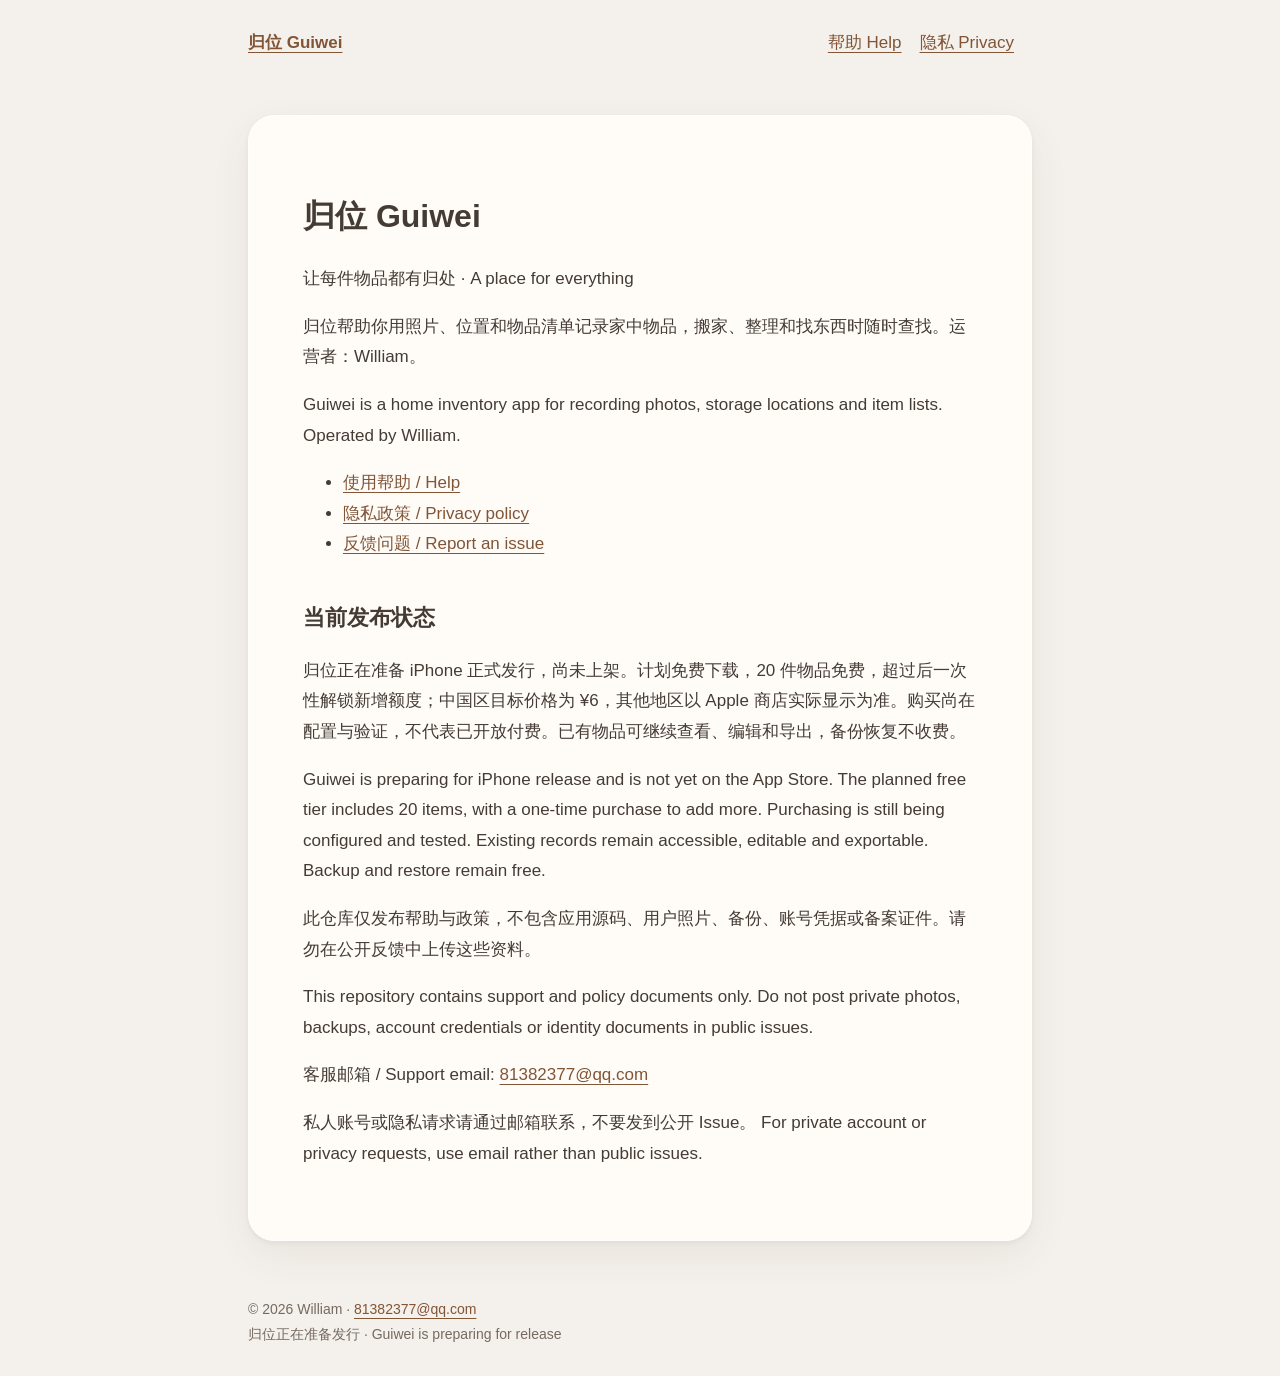
<file: index.html>
<!doctype html><html lang="zh-CN"><head><meta charset="utf-8"><meta name="viewport" content="width=device-width,initial-scale=1"><meta name="description" content="归位 Guiwei — 物品收纳记录、使用帮助与隐私政策。Home inventory, support and privacy."><title>归位 Guiwei</title><link rel="stylesheet" href="style.css"><meta name="google-site-verification" content="iWFx8NaLBodV-WirkVJWZ4qhmaBNoYsIjx2pEoycD8g" />
</head><body><header><a href="index.html"><strong>归位 Guiwei</strong></a><nav aria-label="网站导航"><a href="help.html">帮助 Help</a><a href="privacy.html">隐私 Privacy</a></nav></header><main><article><h1>归位 Guiwei</h1><p>让每件物品都有归处 · A place for everything</p><p>归位帮助你用照片、位置和物品清单记录家中物品，搬家、整理和找东西时随时查找。运营者：William。</p><p>Guiwei is a home inventory app for recording photos, storage locations and item lists. Operated by William.</p><ul><li><a href="help.html">使用帮助 / Help</a></li><li><a href="privacy.html">隐私政策 / Privacy policy</a></li><li><a href="https://github.com/williamleo0369-ux/guiwei-support/issues/new/choose">反馈问题 / Report an issue</a></li></ul><h2>当前发布状态</h2><p>归位正在准备 iPhone 正式发行，尚未上架。计划免费下载，20 件物品免费，超过后一次性解锁新增额度；中国区目标价格为 ¥6，其他地区以 Apple 商店实际显示为准。购买尚在配置与验证，不代表已开放付费。已有物品可继续查看、编辑和导出，备份恢复不收费。</p><p>Guiwei is preparing for iPhone release and is not yet on the App Store. The planned free tier includes 20 items, with a one-time purchase to add more. Purchasing is still being configured and tested. Existing records remain accessible, editable and exportable. Backup and restore remain free.</p><p>此仓库仅发布帮助与政策，不包含应用源码、用户照片、备份、账号凭据或备案证件。请勿在公开反馈中上传这些资料。</p><p>This repository contains support and policy documents only. Do not post private photos, backups, account credentials or identity documents in public issues.</p><p>客服邮箱 / Support email: <a href="mailto:81382377@qq.com">81382377@qq.com</a></p><p>私人账号或隐私请求请通过邮箱联系，不要发到公开 Issue。 For private account or privacy requests, use email rather than public issues.</p></article></main><footer>© 2026 William · <a href="mailto:81382377@qq.com">81382377@qq.com</a><br>归位正在准备发行 · Guiwei is preparing for release</footer></body></html>
</file>
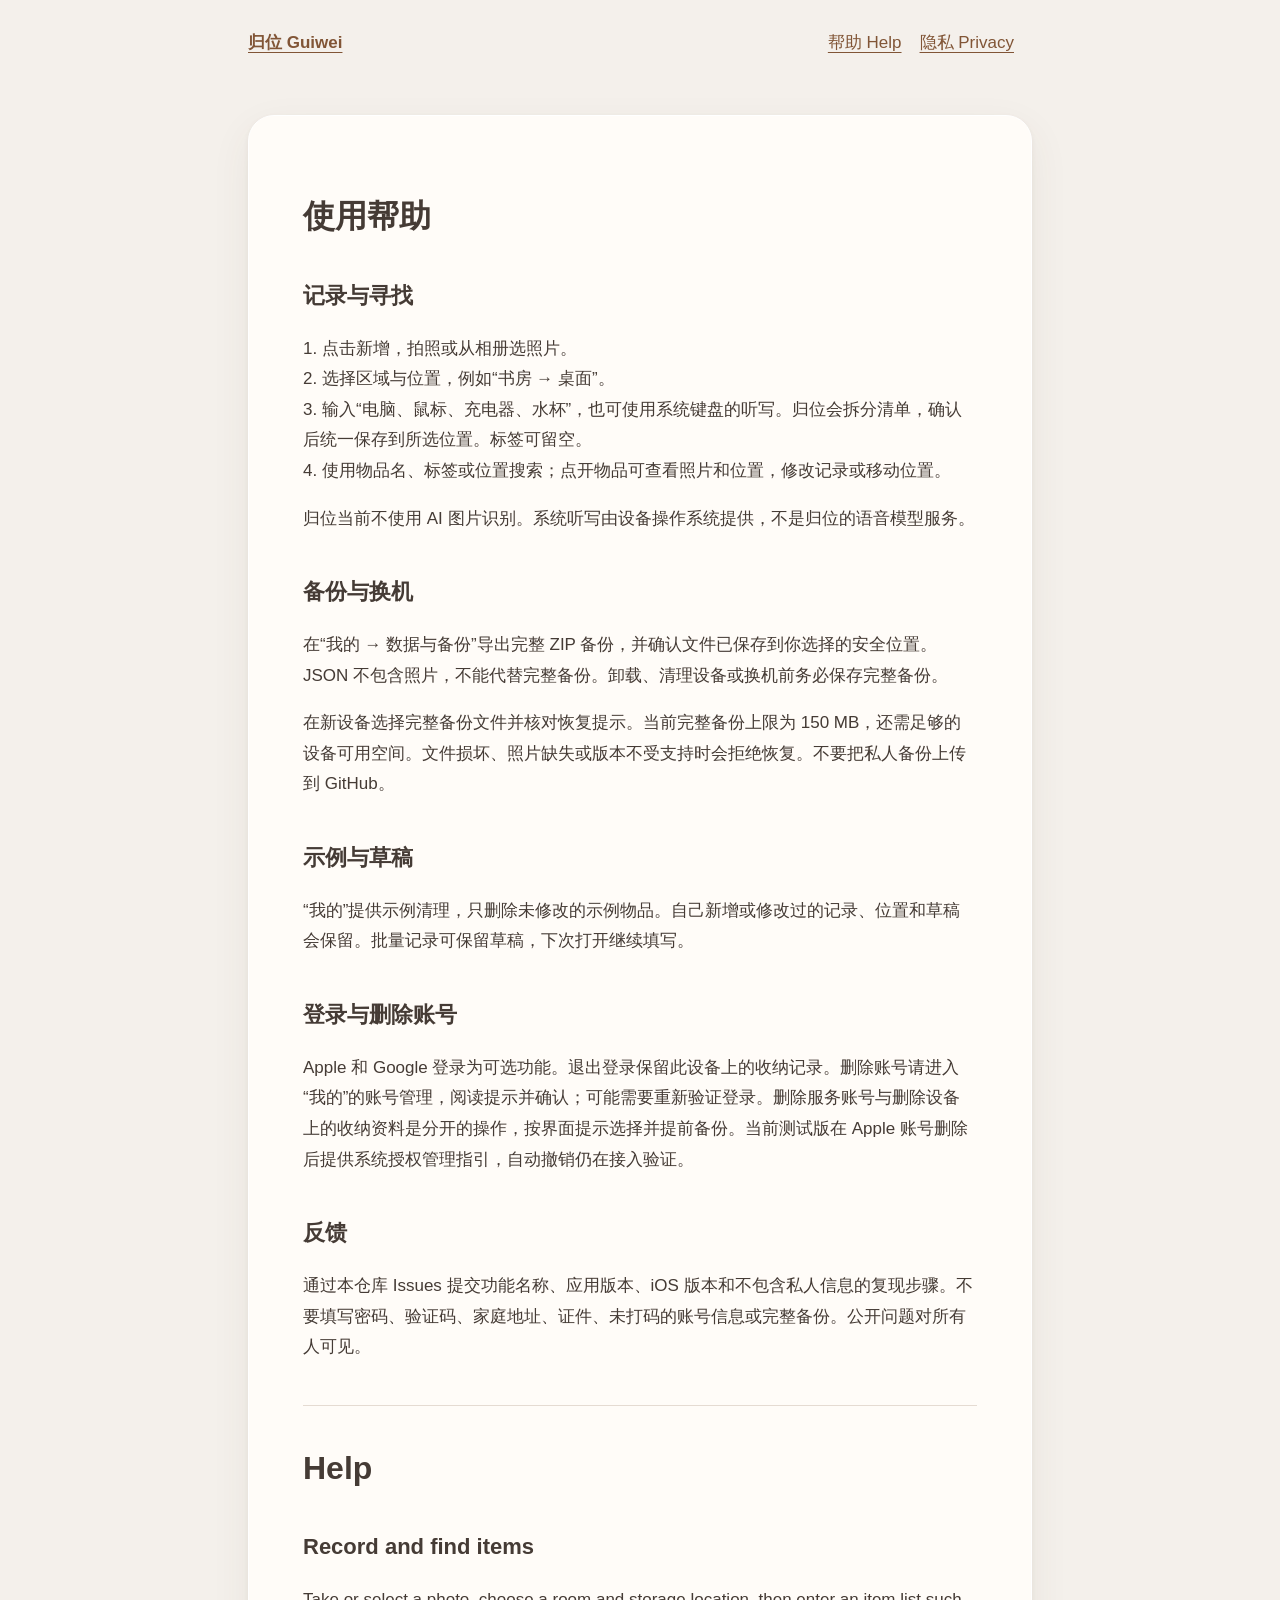
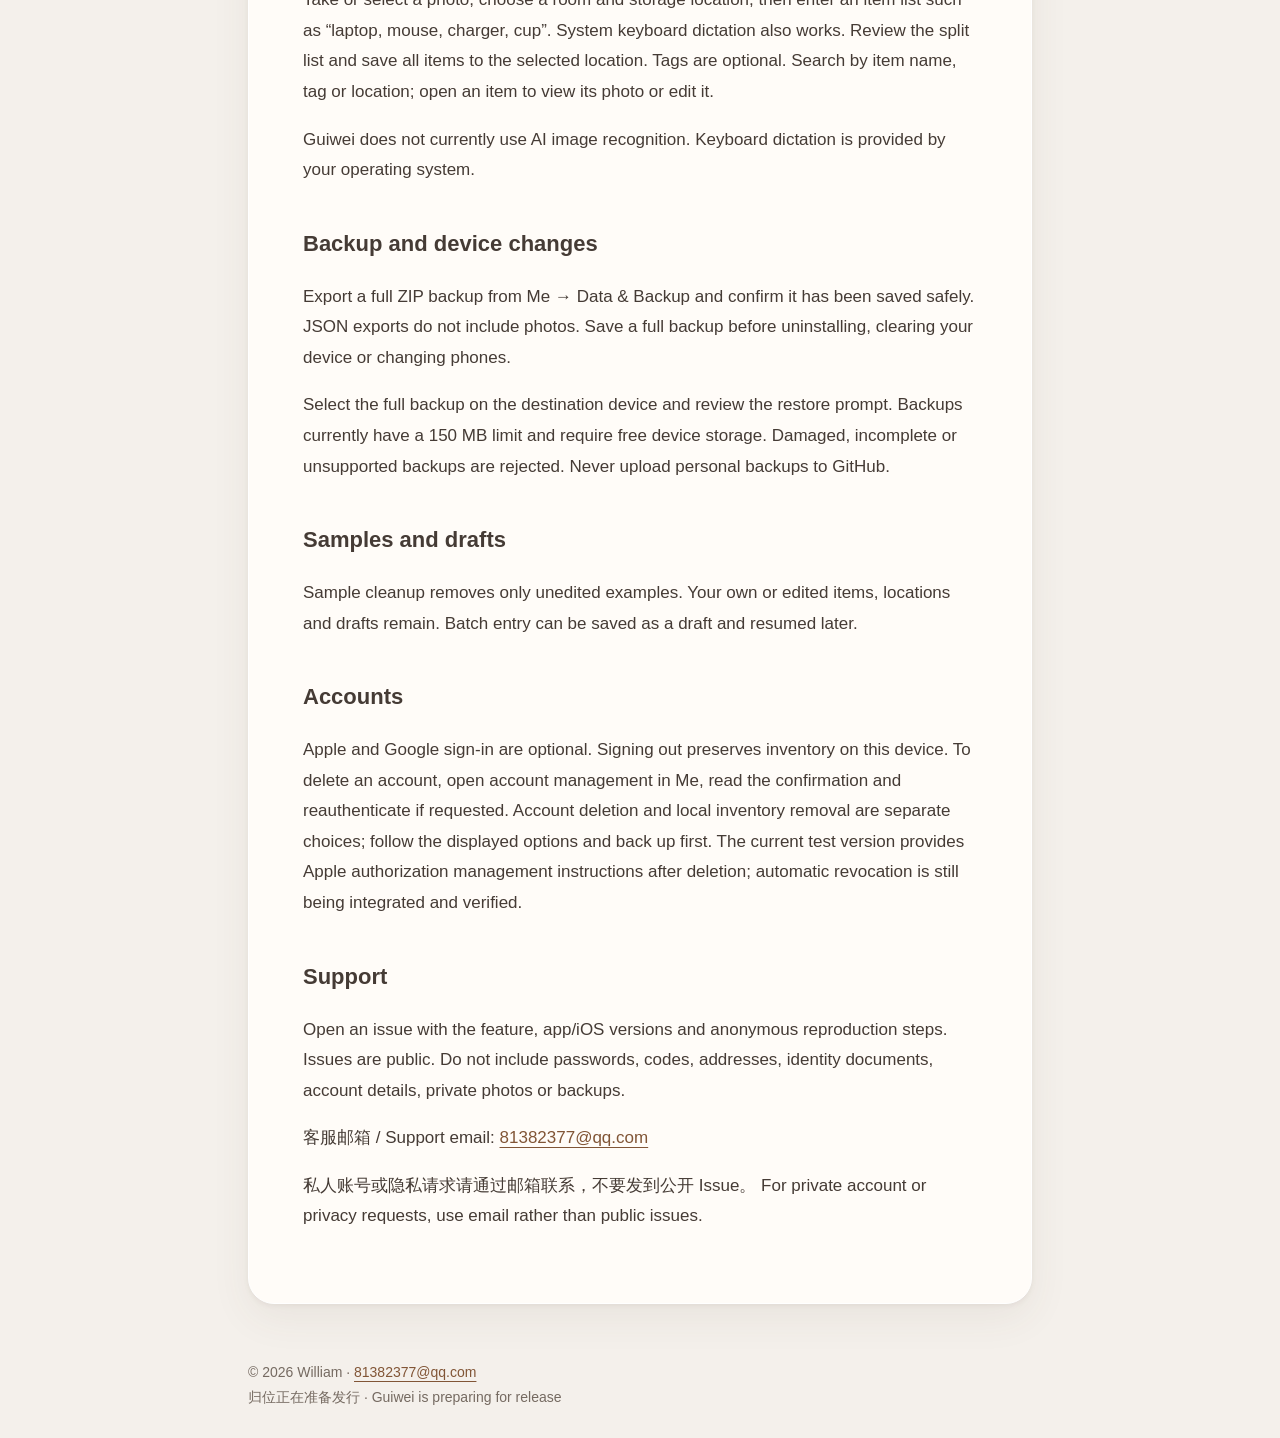
<file: help.html>
<!doctype html><html lang="zh-CN"><head><meta charset="utf-8"><meta name="viewport" content="width=device-width,initial-scale=1"><meta name="description" content="归位 Guiwei — 物品收纳记录、使用帮助与隐私政策。Home inventory, support and privacy."><title>使用帮助 · Help</title><link rel="stylesheet" href="style.css"></head><body><header><a href="index.html"><strong>归位 Guiwei</strong></a><nav aria-label="网站导航"><a href="help.html">帮助 Help</a><a href="privacy.html">隐私 Privacy</a></nav></header><main><article><h1>使用帮助</h1><h2>记录与寻找</h2><p>1. 点击新增，拍照或从相册选照片。<br>2. 选择区域与位置，例如“书房 → 桌面”。<br>3. 输入“电脑、鼠标、充电器、水杯”，也可使用系统键盘的听写。归位会拆分清单，确认后统一保存到所选位置。标签可留空。<br>4. 使用物品名、标签或位置搜索；点开物品可查看照片和位置，修改记录或移动位置。</p><p>归位当前不使用 AI 图片识别。系统听写由设备操作系统提供，不是归位的语音模型服务。</p><h2>备份与换机</h2><p>在“我的 → 数据与备份”导出完整 ZIP 备份，并确认文件已保存到你选择的安全位置。JSON 不包含照片，不能代替完整备份。卸载、清理设备或换机前务必保存完整备份。</p><p>在新设备选择完整备份文件并核对恢复提示。当前完整备份上限为 150 MB，还需足够的设备可用空间。文件损坏、照片缺失或版本不受支持时会拒绝恢复。不要把私人备份上传到 GitHub。</p><h2>示例与草稿</h2><p>“我的”提供示例清理，只删除未修改的示例物品。自己新增或修改过的记录、位置和草稿会保留。批量记录可保留草稿，下次打开继续填写。</p><h2>登录与删除账号</h2><p>Apple 和 Google 登录为可选功能。退出登录保留此设备上的收纳记录。删除账号请进入“我的”的账号管理，阅读提示并确认；可能需要重新验证登录。删除服务账号与删除设备上的收纳资料是分开的操作，按界面提示选择并提前备份。当前测试版在 Apple 账号删除后提供系统授权管理指引，自动撤销仍在接入验证。</p><h2>反馈</h2><p>通过本仓库 Issues 提交功能名称、应用版本、iOS 版本和不包含私人信息的复现步骤。不要填写密码、验证码、家庭地址、证件、未打码的账号信息或完整备份。公开问题对所有人可见。</p><hr><h1>Help</h1><h2>Record and find items</h2><p>Take or select a photo, choose a room and storage location, then enter an item list such as “laptop, mouse, charger, cup”. System keyboard dictation also works. Review the split list and save all items to the selected location. Tags are optional. Search by item name, tag or location; open an item to view its photo or edit it.</p><p>Guiwei does not currently use AI image recognition. Keyboard dictation is provided by your operating system.</p><h2>Backup and device changes</h2><p>Export a full ZIP backup from Me → Data &amp; Backup and confirm it has been saved safely. JSON exports do not include photos. Save a full backup before uninstalling, clearing your device or changing phones.</p><p>Select the full backup on the destination device and review the restore prompt. Backups currently have a 150 MB limit and require free device storage. Damaged, incomplete or unsupported backups are rejected. Never upload personal backups to GitHub.</p><h2>Samples and drafts</h2><p>Sample cleanup removes only unedited examples. Your own or edited items, locations and drafts remain. Batch entry can be saved as a draft and resumed later.</p><h2>Accounts</h2><p>Apple and Google sign-in are optional. Signing out preserves inventory on this device. To delete an account, open account management in Me, read the confirmation and reauthenticate if requested. Account deletion and local inventory removal are separate choices; follow the displayed options and back up first. The current test version provides Apple authorization management instructions after deletion; automatic revocation is still being integrated and verified.</p><h2>Support</h2><p>Open an issue with the feature, app/iOS versions and anonymous reproduction steps. Issues are public. Do not include passwords, codes, addresses, identity documents, account details, private photos or backups.</p><p>客服邮箱 / Support email: <a href="mailto:81382377@qq.com">81382377@qq.com</a></p><p>私人账号或隐私请求请通过邮箱联系，不要发到公开 Issue。 For private account or privacy requests, use email rather than public issues.</p></article></main><footer>© 2026 William · <a href="mailto:81382377@qq.com">81382377@qq.com</a><br>归位正在准备发行 · Guiwei is preparing for release</footer></body></html>
</file>
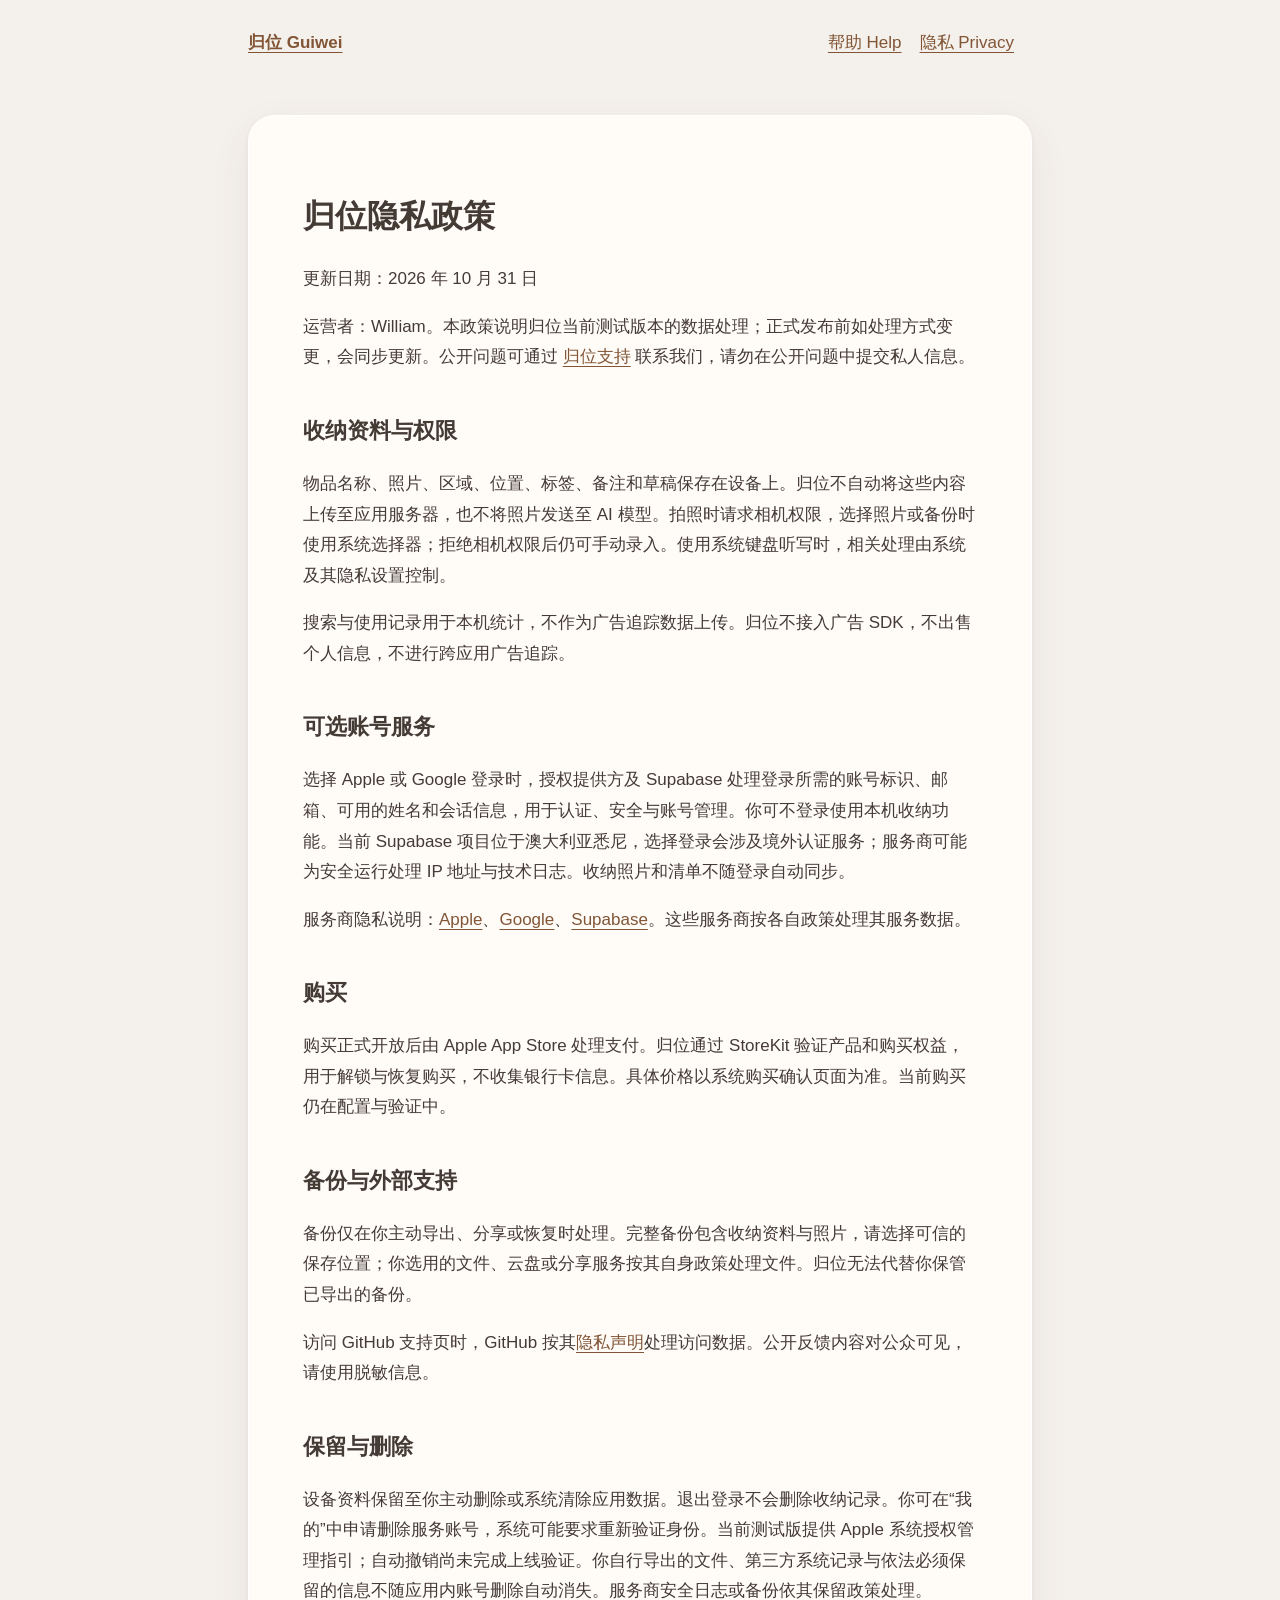
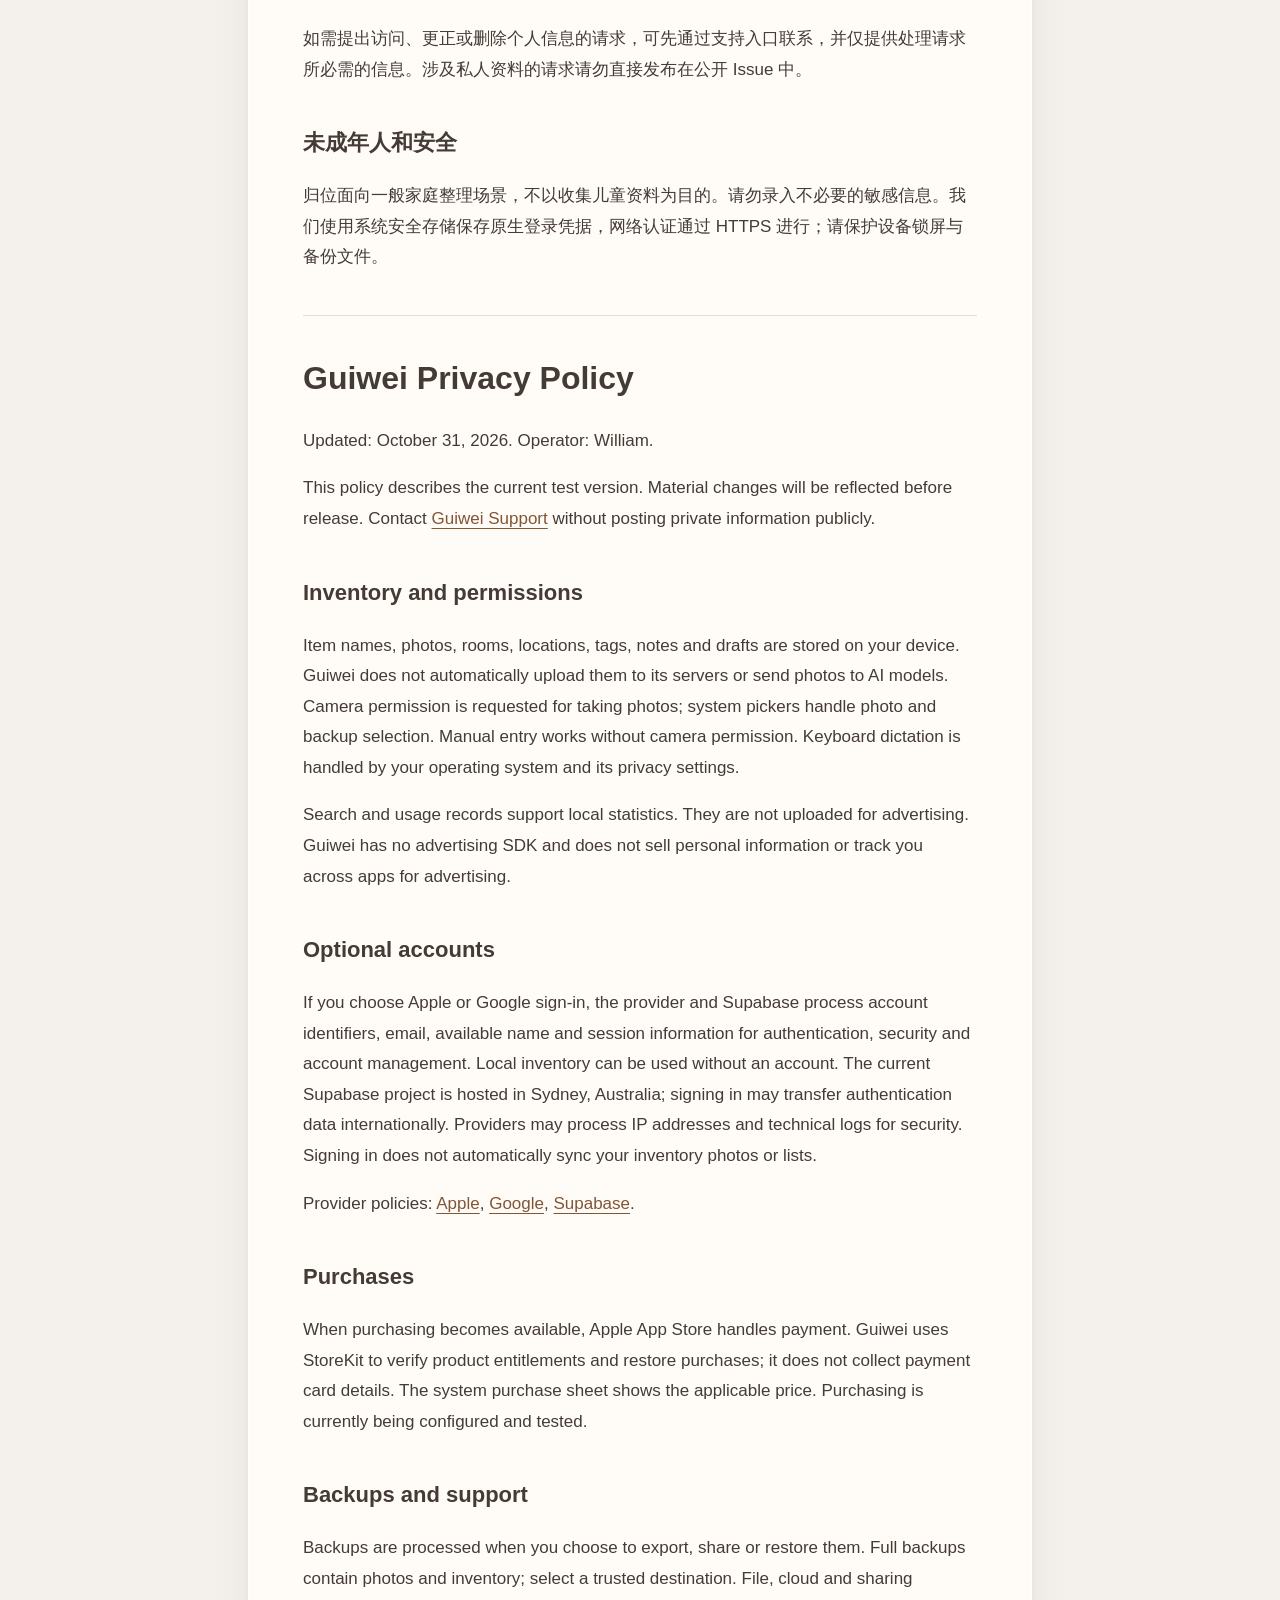
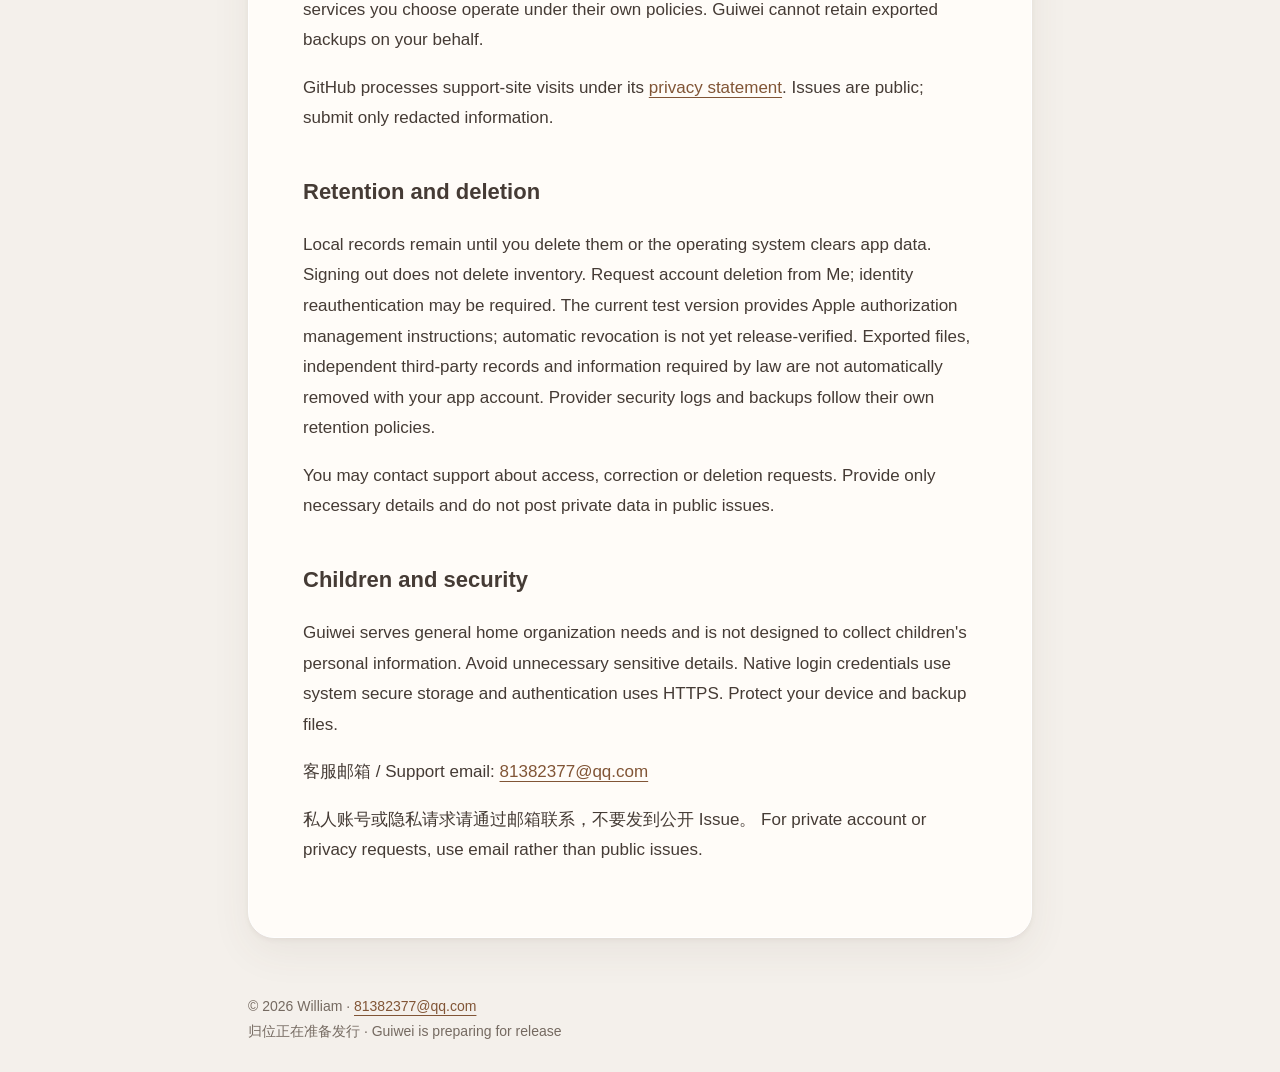
<file: privacy.html>
<!doctype html><html lang="zh-CN"><head><meta charset="utf-8"><meta name="viewport" content="width=device-width,initial-scale=1"><meta name="description" content="归位 Guiwei — 物品收纳记录、使用帮助与隐私政策。Home inventory, support and privacy."><title>隐私政策 · Privacy</title><link rel="stylesheet" href="style.css"></head><body><header><a href="index.html"><strong>归位 Guiwei</strong></a><nav aria-label="网站导航"><a href="help.html">帮助 Help</a><a href="privacy.html">隐私 Privacy</a></nav></header><main><article><h1>归位隐私政策</h1><p>更新日期：2026 年 10 月 31 日</p><p>运营者：William。本政策说明归位当前测试版本的数据处理；正式发布前如处理方式变更，会同步更新。公开问题可通过 <a href="https://github.com/williamleo0369-ux/guiwei-support/issues">归位支持</a> 联系我们，请勿在公开问题中提交私人信息。</p><h2>收纳资料与权限</h2><p>物品名称、照片、区域、位置、标签、备注和草稿保存在设备上。归位不自动将这些内容上传至应用服务器，也不将照片发送至 AI 模型。拍照时请求相机权限，选择照片或备份时使用系统选择器；拒绝相机权限后仍可手动录入。使用系统键盘听写时，相关处理由系统及其隐私设置控制。</p><p>搜索与使用记录用于本机统计，不作为广告追踪数据上传。归位不接入广告 SDK，不出售个人信息，不进行跨应用广告追踪。</p><h2>可选账号服务</h2><p>选择 Apple 或 Google 登录时，授权提供方及 Supabase 处理登录所需的账号标识、邮箱、可用的姓名和会话信息，用于认证、安全与账号管理。你可不登录使用本机收纳功能。当前 Supabase 项目位于澳大利亚悉尼，选择登录会涉及境外认证服务；服务商可能为安全运行处理 IP 地址与技术日志。收纳照片和清单不随登录自动同步。</p><p>服务商隐私说明：<a href="https://www.apple.com/legal/privacy/">Apple</a>、<a href="https://policies.google.com/privacy">Google</a>、<a href="https://supabase.com/privacy">Supabase</a>。这些服务商按各自政策处理其服务数据。</p><h2>购买</h2><p>购买正式开放后由 Apple App Store 处理支付。归位通过 StoreKit 验证产品和购买权益，用于解锁与恢复购买，不收集银行卡信息。具体价格以系统购买确认页面为准。当前购买仍在配置与验证中。</p><h2>备份与外部支持</h2><p>备份仅在你主动导出、分享或恢复时处理。完整备份包含收纳资料与照片，请选择可信的保存位置；你选用的文件、云盘或分享服务按其自身政策处理文件。归位无法代替你保管已导出的备份。</p><p>访问 GitHub 支持页时，GitHub 按其<a href="https://docs.github.com/en/site-policy/privacy-policies/github-general-privacy-statement">隐私声明</a>处理访问数据。公开反馈内容对公众可见，请使用脱敏信息。</p><h2>保留与删除</h2><p>设备资料保留至你主动删除或系统清除应用数据。退出登录不会删除收纳记录。你可在“我的”中申请删除服务账号，系统可能要求重新验证身份。当前测试版提供 Apple 系统授权管理指引；自动撤销尚未完成上线验证。你自行导出的文件、第三方系统记录与依法必须保留的信息不随应用内账号删除自动消失。服务商安全日志或备份依其保留政策处理。</p><p>如需提出访问、更正或删除个人信息的请求，可先通过支持入口联系，并仅提供处理请求所必需的信息。涉及私人资料的请求请勿直接发布在公开 Issue 中。</p><h2>未成年人和安全</h2><p>归位面向一般家庭整理场景，不以收集儿童资料为目的。请勿录入不必要的敏感信息。我们使用系统安全存储保存原生登录凭据，网络认证通过 HTTPS 进行；请保护设备锁屏与备份文件。</p><hr><h1>Guiwei Privacy Policy</h1><p>Updated: October 31, 2026. Operator: William.</p><p>This policy describes the current test version. Material changes will be reflected before release. Contact <a href="https://github.com/williamleo0369-ux/guiwei-support/issues">Guiwei Support</a> without posting private information publicly.</p><h2>Inventory and permissions</h2><p>Item names, photos, rooms, locations, tags, notes and drafts are stored on your device. Guiwei does not automatically upload them to its servers or send photos to AI models. Camera permission is requested for taking photos; system pickers handle photo and backup selection. Manual entry works without camera permission. Keyboard dictation is handled by your operating system and its privacy settings.</p><p>Search and usage records support local statistics. They are not uploaded for advertising. Guiwei has no advertising SDK and does not sell personal information or track you across apps for advertising.</p><h2>Optional accounts</h2><p>If you choose Apple or Google sign-in, the provider and Supabase process account identifiers, email, available name and session information for authentication, security and account management. Local inventory can be used without an account. The current Supabase project is hosted in Sydney, Australia; signing in may transfer authentication data internationally. Providers may process IP addresses and technical logs for security. Signing in does not automatically sync your inventory photos or lists.</p><p>Provider policies: <a href="https://www.apple.com/legal/privacy/">Apple</a>, <a href="https://policies.google.com/privacy">Google</a>, <a href="https://supabase.com/privacy">Supabase</a>.</p><h2>Purchases</h2><p>When purchasing becomes available, Apple App Store handles payment. Guiwei uses StoreKit to verify product entitlements and restore purchases; it does not collect payment card details. The system purchase sheet shows the applicable price. Purchasing is currently being configured and tested.</p><h2>Backups and support</h2><p>Backups are processed when you choose to export, share or restore them. Full backups contain photos and inventory; select a trusted destination. File, cloud and sharing services you choose operate under their own policies. Guiwei cannot retain exported backups on your behalf.</p><p>GitHub processes support-site visits under its <a href="https://docs.github.com/en/site-policy/privacy-policies/github-general-privacy-statement">privacy statement</a>. Issues are public; submit only redacted information.</p><h2>Retention and deletion</h2><p>Local records remain until you delete them or the operating system clears app data. Signing out does not delete inventory. Request account deletion from Me; identity reauthentication may be required. The current test version provides Apple authorization management instructions; automatic revocation is not yet release-verified. Exported files, independent third-party records and information required by law are not automatically removed with your app account. Provider security logs and backups follow their own retention policies.</p><p>You may contact support about access, correction or deletion requests. Provide only necessary details and do not post private data in public issues.</p><h2>Children and security</h2><p>Guiwei serves general home organization needs and is not designed to collect children&#x27;s personal information. Avoid unnecessary sensitive details. Native login credentials use system secure storage and authentication uses HTTPS. Protect your device and backup files.</p><p>客服邮箱 / Support email: <a href="mailto:81382377@qq.com">81382377@qq.com</a></p><p>私人账号或隐私请求请通过邮箱联系，不要发到公开 Issue。 For private account or privacy requests, use email rather than public issues.</p></article></main><footer>© 2026 William · <a href="mailto:81382377@qq.com">81382377@qq.com</a><br>归位正在准备发行 · Guiwei is preparing for release</footer></body></html>
</file>
<file: style.css>
*{box-sizing:border-box}body{margin:0;background:#f4f0eb;color:#453b35;font:17px/1.8 -apple-system,BlinkMacSystemFont,"Segoe UI",sans-serif}header,main,footer{max-width:840px;margin:auto;padding:28px}header{display:flex;justify-content:space-between;gap:20px;flex-wrap:wrap}a{color:#815536;text-underline-offset:4px}nav a{margin-right:18px}article{background:#fffcf8;border:1px solid #fff;border-radius:26px;padding:clamp(24px,5vw,54px);box-shadow:0 14px 40px #59453212,0 2px 5px #59453210}h1{font-size:32px;line-height:1.3}h2{font-size:22px;margin-top:38px}hr{border:0;border-top:1px solid #e5dbd2;margin:42px 0}footer{font-size:14px;color:#756a61}p{overflow-wrap:anywhere}@media(max-width:500px){header,main,footer{padding:18px}h1{font-size:27px}}
</file>
